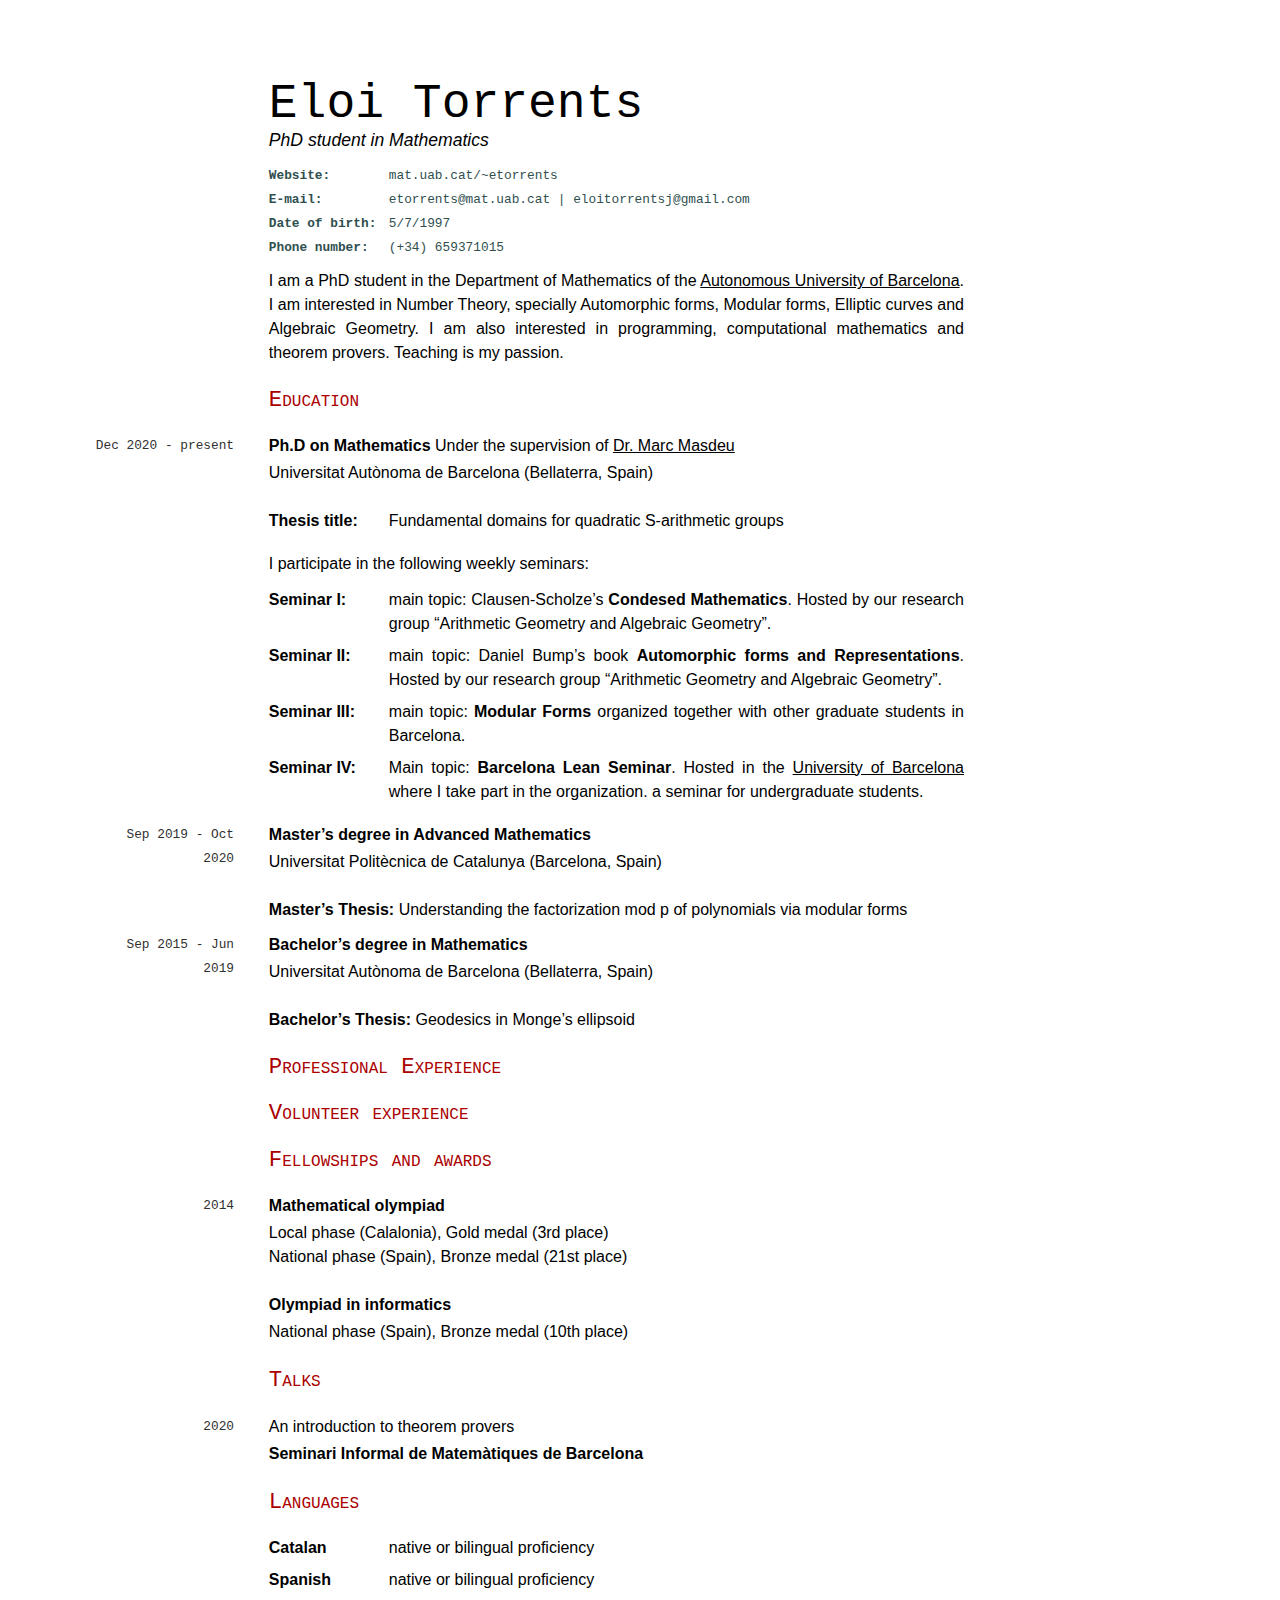
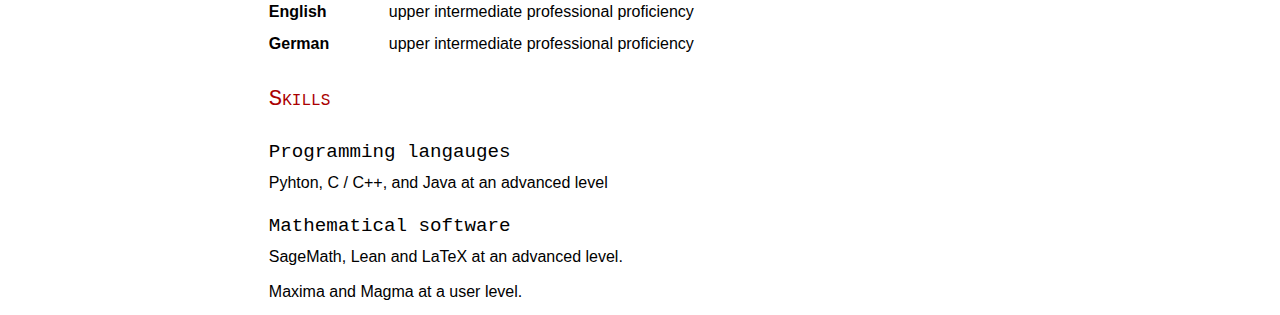
<file: index.html>
<!doctype html>
<html xmlns="http://www.w3.org/1999/xhtml" >
<head>
  <meta charset=utf-8 />
    <title> Eloi Torrents </title>
    <link href="dream-screen.css" type="text/css" rel="stylesheet" media="screen">
  <link href="dream-print.css" type="text/css" rel="stylesheet" media="print">
</head>
<body>
  <div id="main">
    <div id="content">
    <h1 id="eloi-torrents">Eloi Torrents</h1>
    <p>PhD student in Mathematics</p>
    <div class="personalinfo">
    <dl>
    <dt>Website:</dt>
    <dd><a href="http://mat.uab.cat/~etorrents">mat.uab.cat/~etorrents</a>
    </dd>
    <dt>E-mail:</dt>
    <dd><a href="mailto:etorrents@mat.uab.cat">etorrents@mat.uab.cat</a> | <a href="mailto:eloitorrentsj@gmail.com">eloitorrentsj@gmail.com</a>
    </dd>
    <dt>Date of birth:</dt>
    <dd>5/7/1997
    </dd>
    <dt>Phone number:</dt>
    <dd>(+34) 659371015
    </dd>
    </dl>
    </div>
    <p>I am a PhD student in the Department of Mathematics of the <a href="http://www.uab.cat/">Autonomous University of Barcelona</a>. I am interested in Number Theory, specially Automorphic forms, Modular forms, Elliptic curves and Algebraic Geometry. I am also interested in programming, computational mathematics and theorem provers. Teaching is my passion.</p>
    <h2 id="education">Education</h2>
    <p><code>Dec 2020 - present</code> <strong>Ph.D on Mathematics</strong> Under the supervision of <a href="https://mat.uab.cat/~masdeu">Dr. Marc Masdeu</a></p>
    <ul>
    <li>Universitat Autònoma de Barcelona (Bellaterra, Spain)</li>
    </ul>
    <dl>
    <dt>Thesis title:</dt>
    <dd>Fundamental domains for quadratic S-arithmetic groups
    </dd>
    </dl>
    <p>I participate in the following weekly seminars:</p>
    <dl>
    <dt>Seminar I:</dt>
    <dd>main topic: Clausen-Scholze’s <strong>Condesed Mathematics</strong>. Hosted by our research group “Arithmetic Geometry and Algebraic Geometry”.
    </dd>
    <dt>Seminar II:</dt>
    <dd>main topic: Daniel Bump’s book <strong>Automorphic forms and Representations</strong>. Hosted by our research group “Arithmetic Geometry and Algebraic Geometry”.
    </dd>
    <dt>Seminar III:</dt>
    <dd>main topic: <strong>Modular Forms</strong> organized together with other graduate students in Barcelona.
    </dd>
    <dt>Seminar IV:</dt>
    <dd>Main topic: <strong>Barcelona Lean Seminar</strong>. Hosted in the <a href="http://www.uab.cat/">University of Barcelona</a> where I take part in the organization. a seminar for undergraduate students.
    </dd>
    </dl>
    <p><code>Sep 2019 - Oct 2020</code> <strong>Master’s degree in Advanced Mathematics</strong></p>
    <ul>
    <li>Universitat Politècnica de Catalunya (Barcelona, Spain)</li>
    </ul>
    <p><strong>Master’s Thesis:</strong> Understanding the factorization mod p of polynomials via modular forms</p>
    <p><code>Sep 2015 - Jun 2019</code> <strong>Bachelor’s degree in Mathematics</strong></p>
    <ul>
    <li>Universitat Autònoma de Barcelona (Bellaterra, Spain)</li>
    </ul>
    <p><strong>Bachelor’s Thesis:</strong> Geodesics in Monge’s ellipsoid</p>
    <h2 id="professional-experience">Professional Experience</h2>
    <h2 id="volunteer-experience">Volunteer experience</h2>
    <h2 id="fellowships-and-awards">Fellowships and awards</h2>
    <p><code>2014</code> <strong>Mathematical olympiad</strong></p>
    <ul>
    <li>Local phase (Calalonia), Gold medal (3rd place)</li>
    <li>National phase (Spain), Bronze medal (21st place)</li>
    </ul>
    <p><strong>Olympiad in informatics</strong></p>
    <ul>
    <li>National phase (Spain), Bronze medal (10th place)</li>
    </ul>
    <h2 id="talks">Talks</h2>
    <p><code>2020</code> An introduction to theorem provers</p>
    <ul>
    <li><strong>Seminari Informal de Matemàtiques de Barcelona</strong></li>
    </ul>
    <h2 id="languages">Languages</h2>
    <dl>
    <dt>Catalan</dt>
    <dd>native or bilingual proficiency
    </dd>
    <dt>Spanish</dt>
    <dd>native or bilingual proficiency
    </dd>
    <dt>English</dt>
    <dd>upper intermediate professional proficiency <!-- full professional proficiency -->
    </dd>
    <dt>German</dt>
    <dd>upper intermediate professional proficiency
    </dd>
    </dl>
    <h2 id="skills">Skills</h2>
    <h3 id="programming-langauges">Programming langauges</h3>
    <p>Pyhton, C / C++, and Java at an advanced level</p>
    <h3 id="mathematical-software">Mathematical software</h3>
    <p>SageMath, Lean and LaTeX at an advanced level.</p>
    <p>Maxima and Magma at a user level.</p>
    </div>
  </div>
</body>
</html>
</file>
<file: dream-screen.css>
/* http://meyerweb.com/eric/tools/css/reset/ 
   v2.0 | 20110126
   License: none (public domain)
*/

html, body, div, span, applet, object, iframe,
h1, h2, h3, h4, h5, h6, p, blockquote, pre,
a, abbr, acronym, address, big, cite, code,
del, dfn, em, img, ins, kbd, q, s, samp,
small, strike, strong, sub, sup, tt, var,
b, u, i, center,
dl, dt, dd, ol, ul, li,
fieldset, form, label, legend,
table, caption, tbody, tfoot, thead, tr, th, td,
article, aside, canvas, details, embed, 
figure, figcaption, footer, header, hgroup, 
menu, nav, output, ruby, section, summary,
time, mark, audio, video {
	margin: 0;
	padding: 0;
	border: 0;
	font-size: 100%;
	font: inherit;
	vertical-align: baseline;
}
/* HTML5 display-role reset for older browsers */
article, aside, details, figcaption, figure, 
footer, header, hgroup, menu, nav, section {
	display: block;
}
body {
	line-height: 1;
}
ol, ul {
	list-style: none;
}
blockquote, q {
	quotes: none;
}
blockquote:before, blockquote:after,
q:before, q:after {
	content: '';
	content: none;
}
table {
	border-collapse: collapse;
	border-spacing: 0;
}

/* end of reset */



body {
	font: normal normal 400;
	font-size: 100%;
	line-height: 1.5em;
	/*also written as...  font: normal normal 400 100%/1.5em;*/
	font-family: Avenir,Verdana,sans-serif;
	margin-top: 5em;
	margin-left: 1em;
}

p, dl {
	position: relative;
	left: 20%;
	margin-bottom: 0.7em;
	margin-right: 10%;
	width: 55%;
	text-align: justify;
  	text-justify: inter-word;
}


dt {
    float: left;
    clear: left;
    width: 110px;
    text-align: left;
    font-weight: bold;
  }
  dt::after {
    content: " ";
  }
  dd {
    margin: 0 0 0 120px;
    padding: 0 0 0.5em 0;
  }

code {
	font: normal normal;
	font-size: 80%;
	/*line-height: 1em;*/
	font-family: Menlo,monospace,sans-serif;
	color: rgb(48, 48, 48);
}

p code {
	position: absolute;
	left: -25%;
	width: 20%;
	text-align: right;
}


ul { 
	position: relative;
	left: 20%;
	width: 55%;
	margin-bottom: 1.5em;
	margin-top: -0.5em;
}

ol { 
	position: relative;
	left: 22%;
	width: 55%;
	margin-bottom: 1.5em;
	margin-top: -0.5em;
}

/*uncomment to get dashes in the list*/
ol {
	list-style-position: outside;
	list-style-type: disc;
	/*position: relative;
	left: -0.25em;*/
}

li {
	/*second line indent*/
	padding-left: 1.25em;
	text-indent: -1.25em;
	/*color: #777;*/
}

li ul {
	position: relative;
	left: 0;
	width: 100%;
	margin-top: 0.25em;
}

h1,h2,h3,h4 {
	font-weight: 400;
	font-family: Cousine,Verdana,sans-serif;
	width: 65%;
}

h1 {
	text-align: left;
	font-size: 3em;
	line-height: 1em;
	position: relative;
	left: 20%;
}

h1+p { 
	/*subtitle*/
	font-style: italic;
	font-size: 110%;
}

h2 {
	font-size: 1.4em;
	color: #a00;
	margin: 1em 0em;
	position: relative;
	left: 20%;
	font-variant: small-caps;
}

h3 {
	font-size: 1.2em;
	line-height: 2em; 
	position: relative;
	text-align: left;
	width: 20%;
	left: 20%;
}

a {
	color: inherit;
	/*text-decoration:none*/
}

a:hover {
	color:#39f
}

.personalinfo {
	position: relative;
	color: darkslategray;
	font-family: Menlo,monospace,sans-serif;
	font-size: 80%;
}

.personalinfo a {
	text-decoration: none;
}

.personalinfo dd {
	padding: 0%;
}

em {
	font-weight: bold;
	font-style: italic;
}

strong {
	font-weight: bold;
}

#address {
	display: none;
}



/*
@media only screen and (max-width: 480px) {
	make one column somehow...
}*/
</file>
<file: dream-print.css>
/* http://meyerweb.com/eric/tools/css/reset/ 
   v2.0 | 20110126
   License: none (public domain)
*/

html, body, div, span, applet, object, iframe,
h1, h2, h3, h4, h5, h6, p, blockquote, pre,
a, abbr, acronym, address, big, cite, code,
del, dfn, em, img, ins, kbd, q, s, samp,
small, strike, strong, sub, sup, tt, var,
b, u, i, center,
dl, dt, dd, ol, ul, li,
fieldset, form, label, legend,
table, caption, tbody, tfoot, thead, tr, th, td,
article, aside, canvas, details, embed, 
figure, figcaption, footer, header, hgroup, 
menu, nav, output, ruby, section, summary,
time, mark, audio, video {
	margin: 0;
	padding: 0;
	border: 0;
	font-size: 100%;
	font: inherit;
	vertical-align: baseline;
}
/* HTML5 display-role reset for older browsers */
article, aside, details, figcaption, figure, 
footer, header, hgroup, menu, nav, section {
	display: block;
}
body {
	line-height: 1;
}
ol, ul {
	list-style: none;
}
blockquote, q {
	quotes: none;
}
blockquote:before, blockquote:after,
q:before, q:after {
	content: '';
	content: none;
}
table {
	border-collapse: collapse;
	border-spacing: 0;
}

/* end of reset */



body {
	font: normal normal 400;
	font-size: 12pt;
	line-height: 1.35em;
	/*also written as...  font: normal normal 400 100%/1.5em;*/
	font-family: Avenir,Verdana,sans-serif;
	margin-top: 5em;
	margin-left: 1em;
}

p, dl{
	position: relative;
	left: 28%;
	margin-bottom: 0.2em;
	margin-right: 10%;
	/*margin-left: 10%;*/
	width: 60%;
	/*
	text-align: justify;
  	text-justify: inter-word;*/
}

dt {
    float: left;
    clear: left;
    width: 110px;
    text-align: left;
    font-weight: bold;
  }
  dt::after {
    content: " ";
  }
  dd {
    margin: 0 0 0 120px;
    padding: 0 0 0.5em 0;
  }

code {
	font: normal normal;
	font-size: 90%;
	/*line-height: 1em;*/
	font-family: Monaco,Menlo,monospace,sans-serif;
	color: rgb(48, 48, 48);
}

p code {
	position: absolute;
	text-align: right;
	left: -11%;
}


ul { 
	position: relative;
	left: 28%;
	width: 65%;
	margin-bottom: 1em;
	text-align: justify;
	/*margin-top: -0.5em;*/
}

ol { 
	position: relative;
	left: 31%;
	width: 55%;
	margin-bottom: 1.5em;
	margin-top: 0.5em;
}


/*uncomment to get dashes in the list*/
ol {
	list-style-position: outside;
	list-style-type: disc;
	/*position: relative;
	left: -0.25em;*/
}

li {
	/*second line indent*/
	padding-left: 1.25em;
	text-indent: -1.25em;
	/*color: #777;*/
}

li ul{
	position: relative;
	left: 0;
	width: 100%;
	margin-top: 0.25em;
}

h1,h2,h3,h4 {
	font-weight: 400;
	font-family: Cousine,Verdana,sans-serif;
	width: 65%;
}

h1 {
	text-align: left;
	font-size: 3em;
	line-height: 1em;
	position: relative;
	left: 28%;
}

h1+p { 
	/*subtitle*/
	font-style: italic;
	font-size: 110%;
}

h2 {
	font-size: 1.1em;
	color: #a00;
	margin-top: 2em;
	position: relative;
	top: 1.2em;
	text-align: right;
	width: 18%;
}


h3 {
	font-size: 1em;
	line-height: 2em; 
	color: rgb(48, 48, 48);
	position: relative;
	top: 1.6em;
	text-align: right;
	width: 18%;
}

a {
	color: inherit;
	text-decoration:none
}

a:hover {
	color:#39f
}

.personalinfo {
	margin-top: 1em;
	position: relative;
	left: 28%;
	color: rgb(32, 32, 32);
	font-family: Menlo,monospace,sans-serif;
	font-size: 80%;
}

.personalinfo a {
	text-decoration: none;
}

em {
	font-style: normal;
	color: #2d4e5e 
}

strong {
	font-weight: bold;
}

#ghbutton {
	display: none;
	visibility: hidden;
}
</file>
